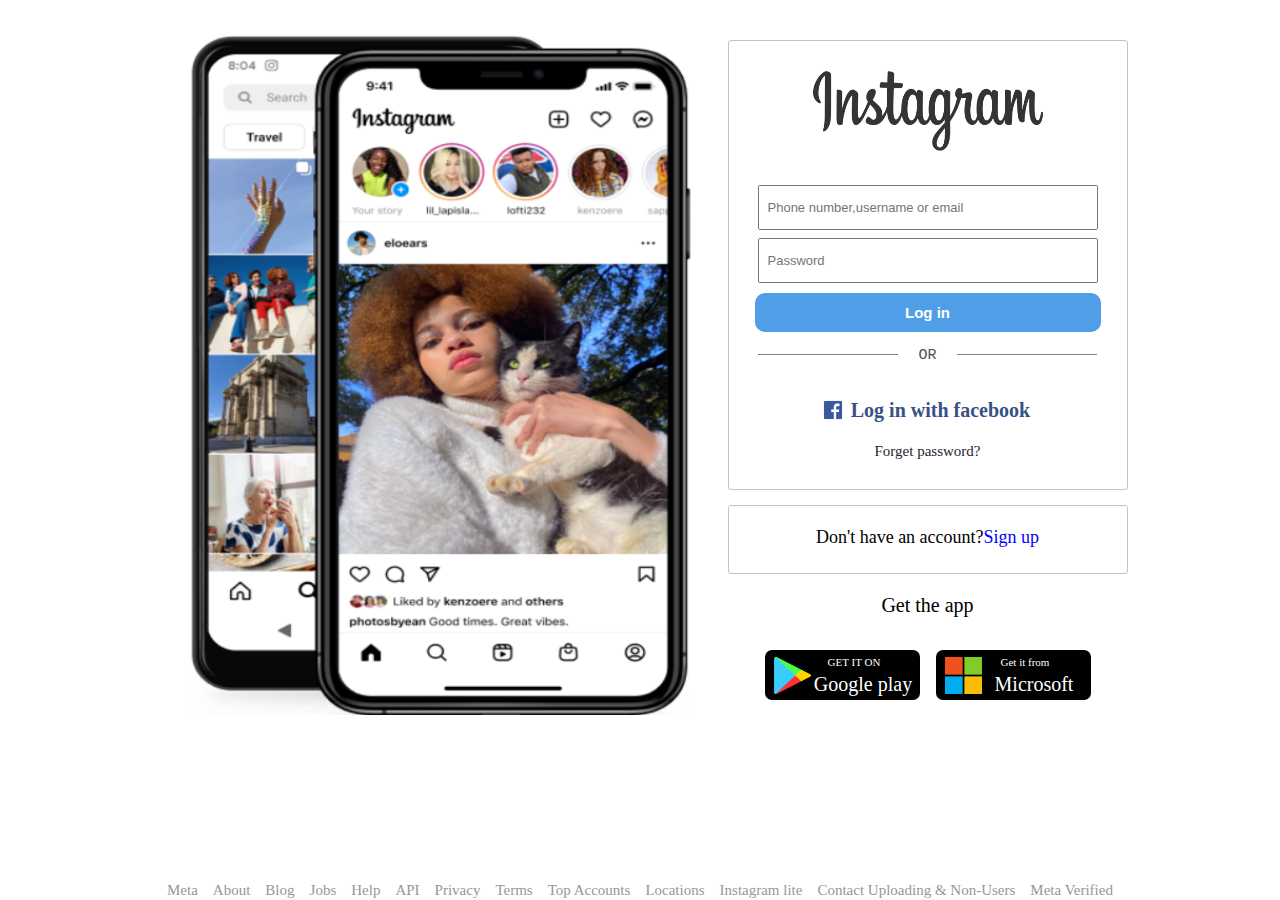
<file: index.html>
<!DOCTYPE html>
<html lang="en">

<head>
    <meta charset="UTF-8">
    <meta http-equiv="X-UA-Compatible" content="IE=edge">
    <meta name="viewport" content="width=device-width, initial-scale=1.0">
    <title>Instagram login page</title>
    <link rel="stylesheet" href="login.css">
    
    
</head>

<body>
    <div class="container">
        <img src="Screenshot (549).png" alt="">
        <div class="main">
            <div class="center">
                <div class="logo">
                    <img src="instagram.png" alt="">
                </div>
                <input class="username" id="user_input" type="text" name="myTextInput" placeholder="Phone number,username or email">
                <input class="password" id="password_input" type="password" name="password" placeholder="Password">
                <button class="login" id="loginbutton">Log in</button>
                <div class="line">
                    <span class="arrow"></span>
                    <span class="text">OR</span>
                    <span class="arrow"></span>
                </div>
                <div class="connect_to_facebook">
                    <div class="logooffacebook">
                        <img src="facebook.png" alt="">
                    </div>
                    <span >Log in with facebook</span>
                </div>
                <span>Forget password?</span>
            </div>
    
            <div class="bottomlast">
               <div >
                       Don't have an account? </div><span >Sign up</span>
                
            </div>

            <span>Get the app</span>

            <div class="apps">
                <div class="google">
                    <img src="playstore.png" class="image" alt="">
                    <div class="apptext">GET IT ON</div>
                    <span>Google play</span>
                </div>
                <div class="microsoft">
                    <img src="microsoft.png" class="image" alt="">
                    <div class="apptext">Get it from</div>
                    <span>Microsoft</span>
                </div>
            </div>
        </div>
    </div>
    <footer id="footerone">
        <span class="footertext">Meta</span>
        <span class="footertext">About</span>
        <span class="footertext">Blog</span>
        <span class="footertext">Jobs</span>
        <span class="footertext">Help</span>
        <span class="footertext">API</span>
        <span class="footertext">Privacy</span>
        <span class="footertext">Terms</span>
        <span class="footertext">Top Accounts</span>
        <span class="footertext">Locations</span>
        <span class="footertext">Instagram lite</span>
        <span class="footertext">Contact Uploading & Non-Users</span>
        <span class="footertext">Meta Verified</span>
    </footer>

    <script src="script.js"></script>
</body>

</html>
</file>
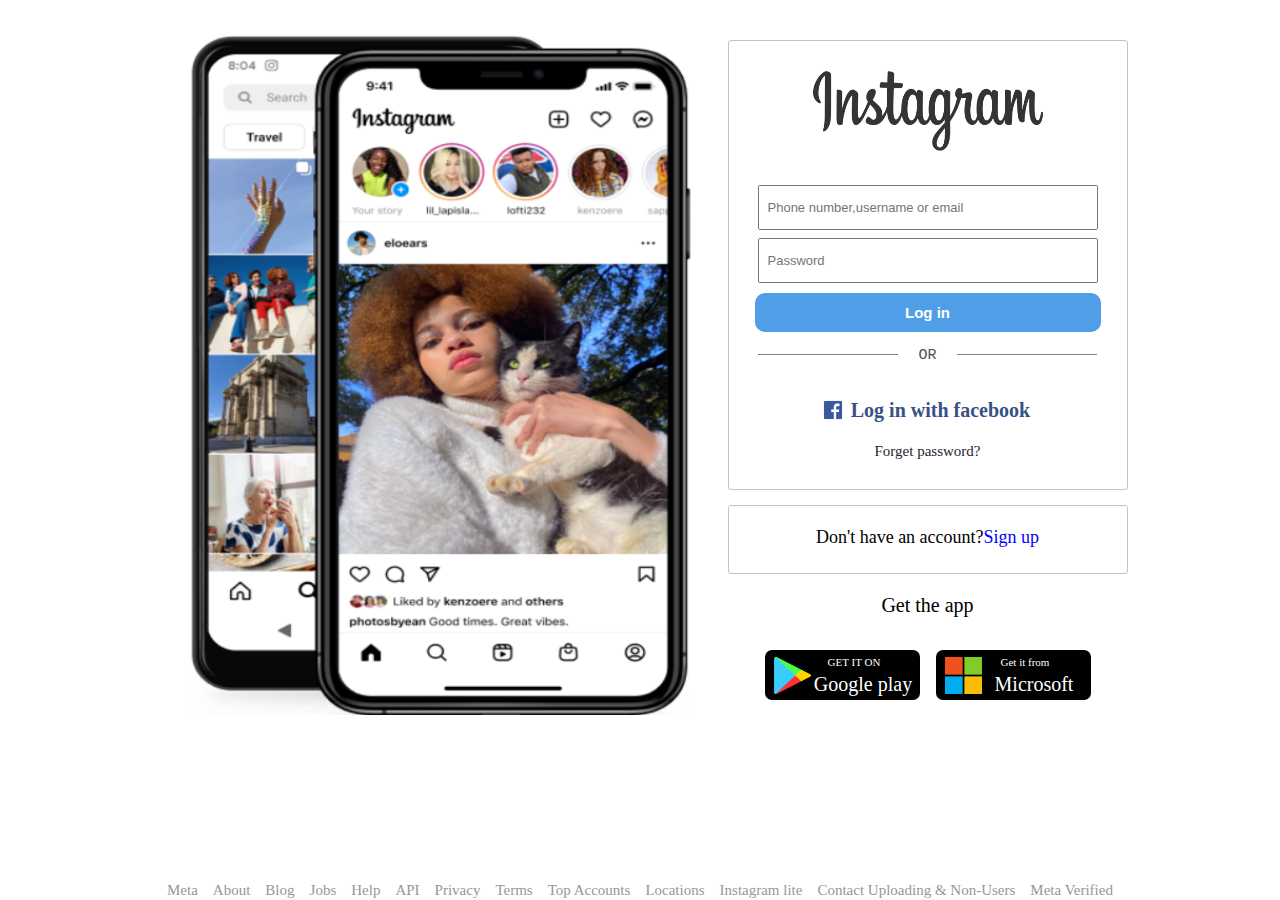
<file: login.html>
<!DOCTYPE html>
<html lang="en">

<head>
    <meta charset="UTF-8">
    <meta http-equiv="X-UA-Compatible" content="IE=edge">
    <meta name="viewport" content="width=device-width, initial-scale=1.0">
    <title>Instagram login page</title>
    <link rel="stylesheet" href="login.css">
    
    
</head>

<body>
    <div class="container">
        <img src="Screenshot (549).png" alt="">
        <div class="main">
            <div class="center">
                <div class="logo">
                    <img src="instagram.png" alt="">
                </div>
                <input class="username" type="text" name="myTextInput" placeholder="Phone number,username or email">
                <input class="password" type="password" name="password" placeholder="Password">
                <button class="login">Log in</button>
                <div class="line">
                    <span class="arrow"></span>
                    <span class="text">OR</span>
                    <span class="arrow"></span>
                </div>
                <div class="connect_to_facebook">
                    <div class="logooffacebook">
                        <img src="facebook.png" alt="">
                    </div>
                    <span >Log in with facebook</span>
                </div>
                <span>Forget password?</span>
            </div>
    
            <div class="bottomlast">
               <div >
                       Don't have an account? </div><span >Sign up</span>
                
            </div>

            <span>Get the app</span>

            <div class="apps">
                <div class="google">
                    <img src="playstore.png" class="image" alt="">
                    <div class="apptext">GET IT ON</div>
                    <span>Google play</span>
                </div>
                <div class="microsoft">
                    <img src="microsoft.png" class="image" alt="">
                    <div class="apptext">Get it from</div>
                    <span>Microsoft</span>
                </div>
            </div>
        </div>
    </div>
    <footer id="footerone">
        <span class="footertext">Meta</span>
        <span class="footertext">About</span>
        <span class="footertext">Blog</span>
        <span class="footertext">Jobs</span>
        <span class="footertext">Help</span>
        <span class="footertext">API</span>
        <span class="footertext">Privacy</span>
        <span class="footertext">Terms</span>
        <span class="footertext">Top Accounts</span>
        <span class="footertext">Locations</span>
        <span class="footertext">Instagram lite</span>
        <span class="footertext">Contact Uploading & Non-Users</span>
        <span class="footertext">Meta Verified</span>
    </footer>
</body>

</html>
</file>
<file: login.css>
* {
    margin: 0;
    padding: 0;
}

.container {
    /* background-color: rgb(237, 26, 163); */
    background-color: white;
    display: flex;
    justify-content: center; 
    text-align: center; 
    height: 100vh;
    gap: 25px;
}

.container > img{
    height: 700px;
    position: relative;
    top: 30px;
    width: 550px;

}

.center {
    box-sizing: border-box;
    top: 40px;
    width: 400px;
    height: 450px;
    position: relative;
    background-color: white;
    border: 1px solid rgb(195, 195, 195);
    border-radius: 3px;
}

.logo>img {
    width: 230px;
    height: 140px;
}

.username {
    width: 320px;
    height: 25px;
    padding: 8px;
    font-size: 13px;
    position: relative;
}
.password{
    width: 320px;
    height: 25px;
    padding: 8px;
    font-size: 13px;
    position: relative;
    top: 8px;
    outline: 2px;
}

.login{
    width: 346px;
    height: 39px;
    padding: 10px;
    font-size: 15px;
    position: relative;
    background-color: rgb(80, 158, 231);
    top: 18px;
    border: none;
    border-radius: 10px;
    color: white;
    font-weight: 700;
}

.line{
    display: flex;
    text-align: center;
    justify-content: center;
    position: relative;
    top: 30px;
}

.arrow{
    background-color: grey;
    height: 1px;
    width: 140px;
    position: relative;
    top: 10px;
}

.text{
    font-size: 15px;
    opacity: 0.7;
    margin: 3px 20px;
    font-family: 'Courier New', Courier, monospace;
}

.connect_to_facebook{
    display: flex;
    text-align: center;
    justify-content: center;
    position: relative;
    top: 60px;
}



.logooffacebook>img{
    height: 26px;
    width: 26px;
}

.connect_to_facebook > span {
    color: #385185;
    font-weight: 900;
    font-size: 20px;
    padding: 2px 5px;
}
.center > span{
    font-size: 15px;
    position: relative;
    top: 75px;
    color: rgb(36, 36, 45);
    cursor: pointer;
}
.center > span:hover{
    color: blue;
    text-decoration: underline;
}

.bottomlast{
    box-sizing: border-box;
    top: 55px;
    width: 400px;
    height: 69px;
    position: relative;
    background-color: white;
    border: 1px solid rgb(195, 195, 195);
    border-radius: 3px;
    display: flex;
    text-align: center;
    justify-content: center;
}
.bottomlast > div{
    font-size: 18px;
    position: relative;
    top: 21px;
}
.bottomlast > span{
    color: blue;
    font-size: 18px;
    position: relative;
    top: 21px;
    cursor: pointer;
}

.bottomlast > span:hover{
    color: blue;
    text-decoration: underline;
}
.main > span{
    position: relative;
    top: 75px;
    font-size: 20px;
}
.apps{
    display: flex;
    justify-content: center;
    text-align: center;
    position: relative;
    top: 108px;
    gap: 20px;
}
.google{
    background-color: black;
    position: relative;
    left: 2px;
    height: 50px;
    width: 155px;
    border-radius: 7px;
}


.microsoft{
    background-color: black;
    position: relative;
    right: 2px;
    height: 50px;
    width: 155px;
    border-radius: 7px;
}

.image{
    width: 37px;
    height: 37px;
    position: relative;
    top: 7px;
    left: -50px;
}

.apptext{
    color: white;
    position: relative;
    bottom: 35px;
    font-size: 11px;
    right: -12px;
}
.google>span, .microsoft>span{
    color: white;
    position: relative;
    bottom: 30px;
    font-size: 20px;
    right: -21px;
}

#footerone{
    display: flex;
    text-align: center;
    justify-content: center;
    gap: 15px;
    margin: -18px 0px;
}

.footertext{
    color: rgb(155, 149, 149);
    font-size: 15px;
}
</file>
